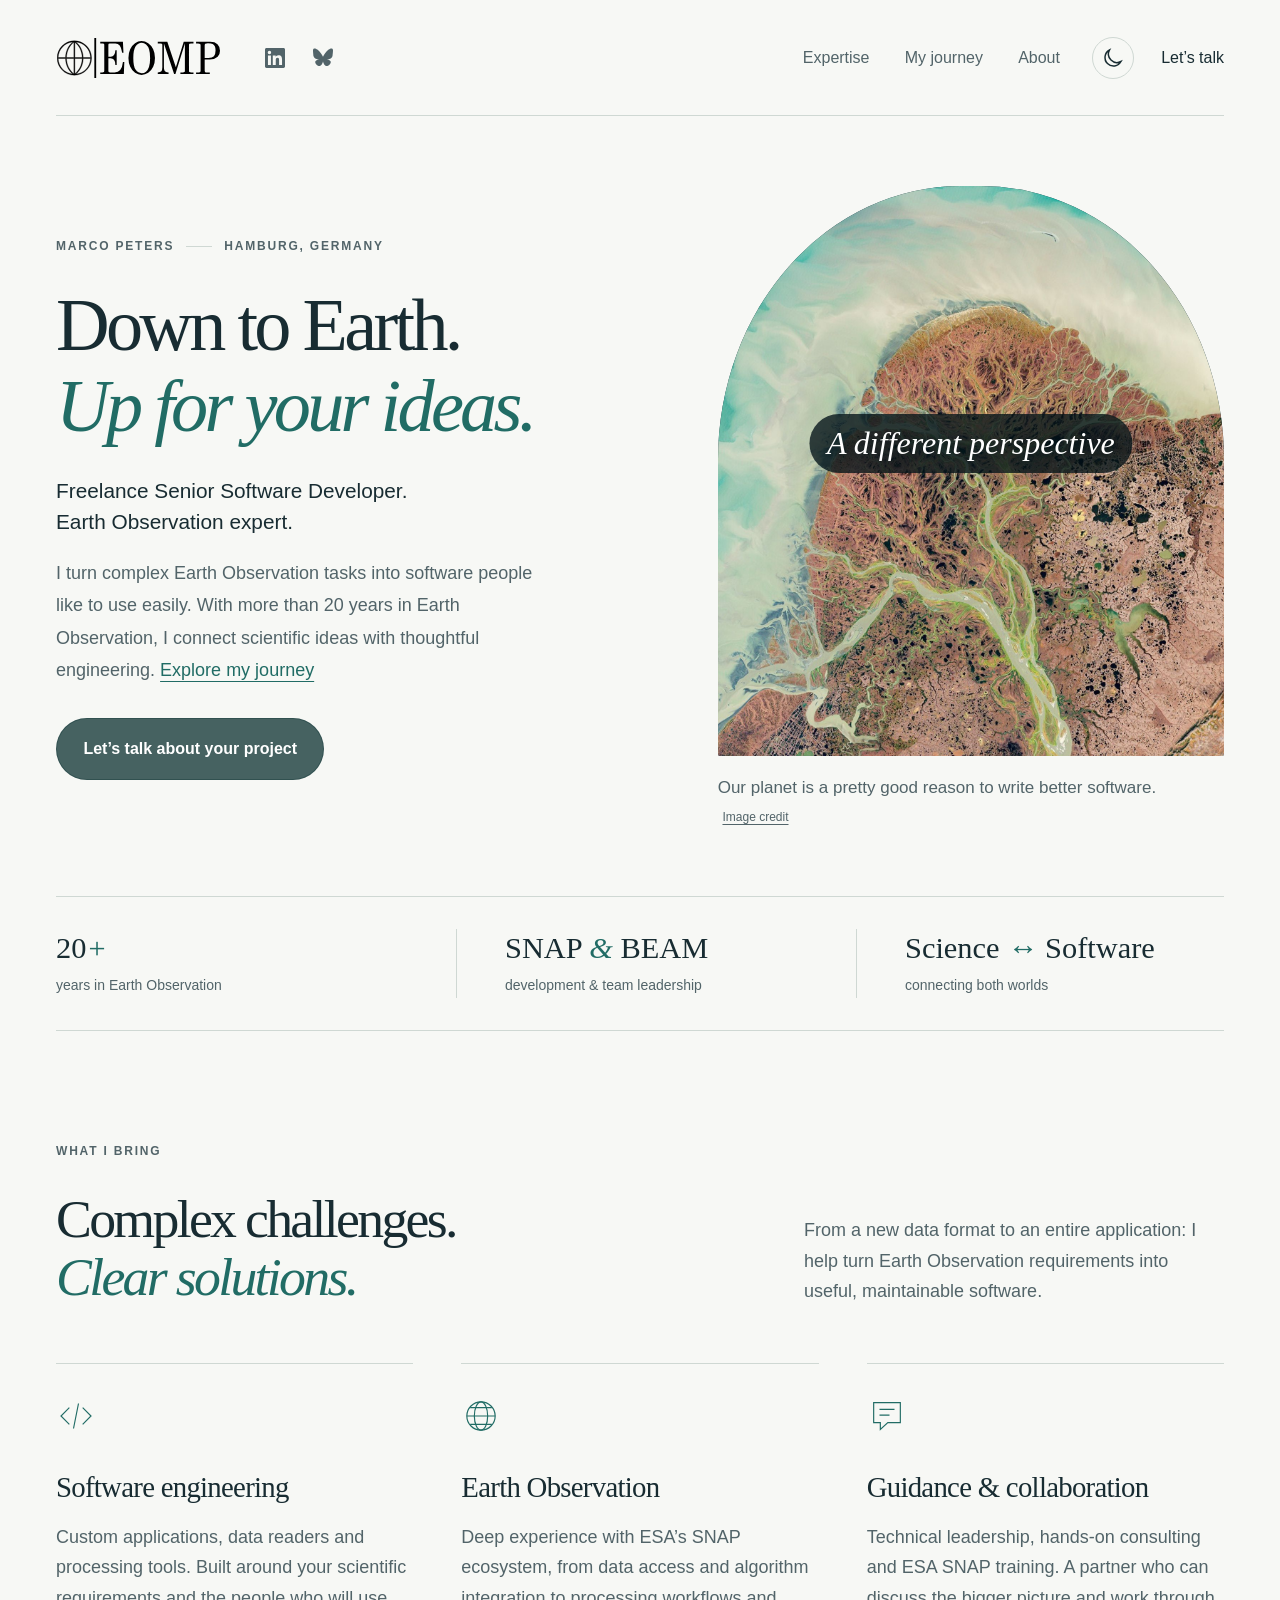
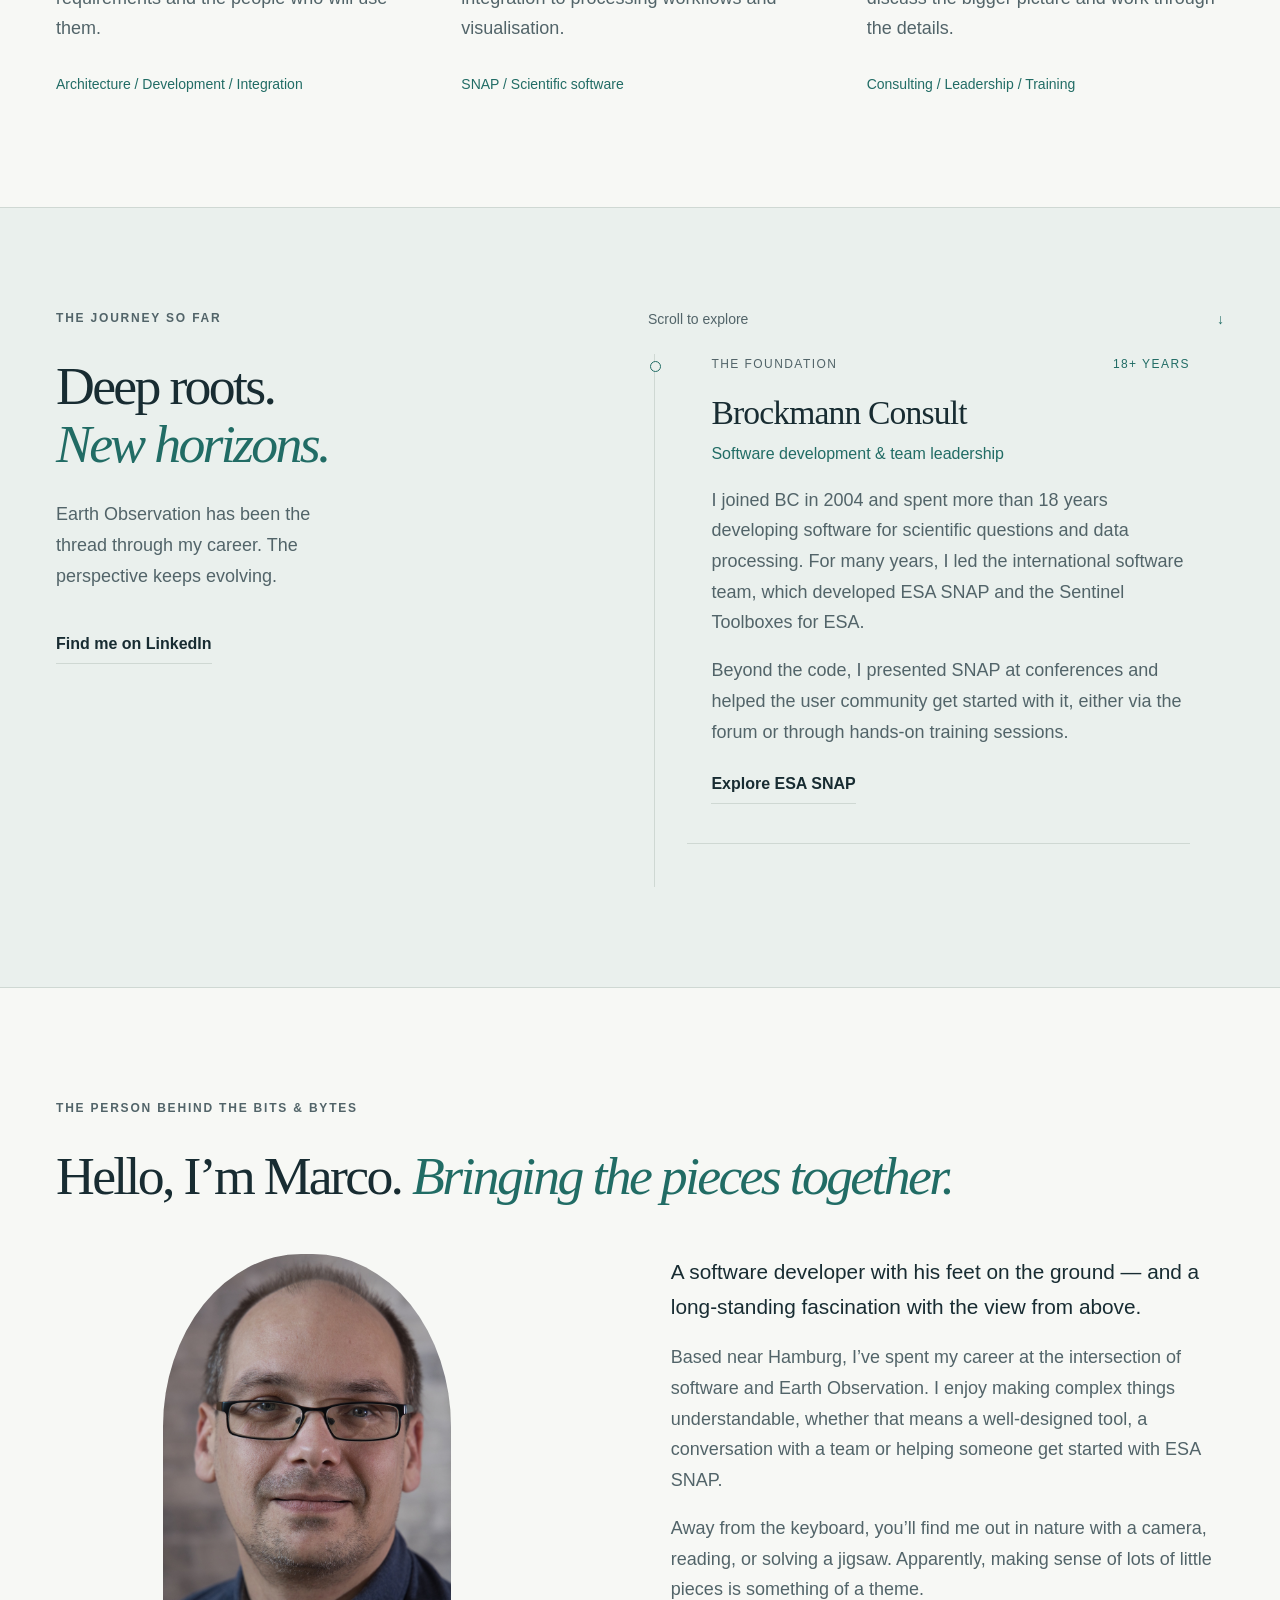
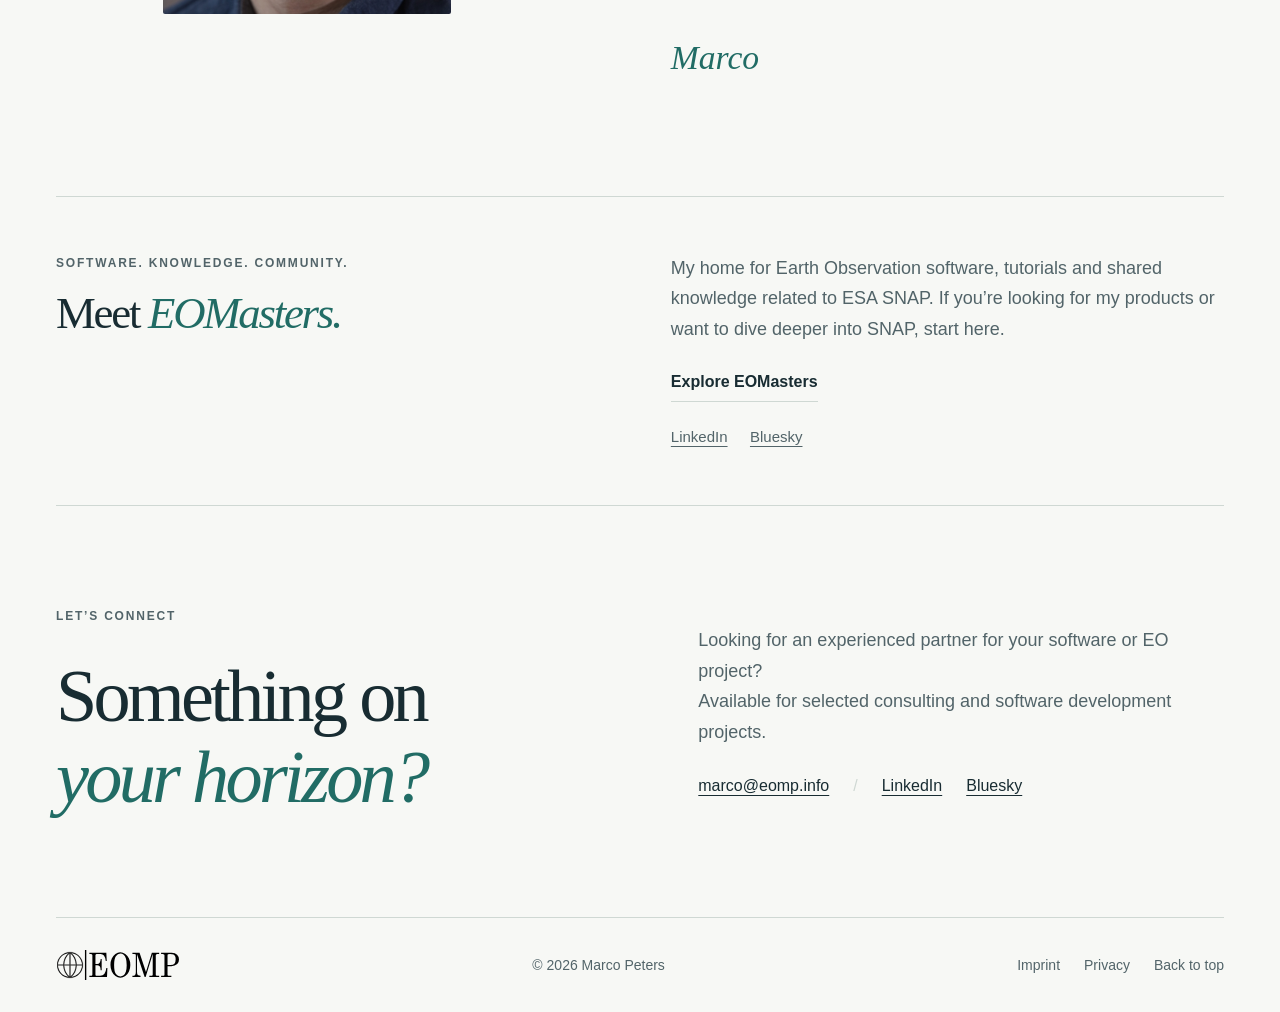
<file: index.html>
<!doctype html>
<html lang="en">
<head>
  <meta charset="utf-8">
  <meta name="viewport" content="width=device-width, initial-scale=1">
  <meta name="description"
        content="Marco Peters — freelance Senior Software Developer and Earth Observation expert. Over 20 years of experience, from ESA SNAP to independent consulting and software leadership at SATIFY.">
  <meta name="color-scheme" content="light dark">
  <meta name="theme-color" content="#101b20">
  <title>Marco Peters · Software & Earth Observation</title>
  <link rel="icon" href="assets/favicon.svg" type="image/svg+xml">
  <script src="theme.js"></script>
  <link rel="stylesheet" href="styles.css">
  <script src="main.js" defer></script>
  <link rel="canonical" href="https://eomp.info/">
</head>
<body>
<a class="skip-link" href="#main">Skip to content</a>
<header class="site-header wrap">
  <a class="brand" href="./" aria-label="EOMP — Marco Peters, home"><img src="assets/logo.svg" alt="EOMP" width="165"
                                                                         height="40"></a>
  <nav aria-label="Main navigation"><a href="#expertise">Expertise</a><a href="#journey">My journey</a><a href="#about">About</a>
  </nav>
  <div class="header-socials" role="group" aria-label="Social profiles">
    <a href="https://www.linkedin.com/in/marco-peters-4606b3296" aria-label="LinkedIn (opens in a new tab)" rel="noopener" target="_blank">
      <svg viewBox="0 0 24 24" fill="currentColor" aria-hidden="true" focusable="false"><path d="M20.447 20.452h-3.554v-5.569c0-1.328-.027-3.037-1.852-3.037-1.853 0-2.136 1.445-2.136 2.939v5.667H9.351V9h3.414v1.561h.046c.477-.9 1.637-1.85 3.37-1.85 3.601 0 4.267 2.37 4.267 5.455v6.286zM5.337 7.433a2.062 2.062 0 1 1 0-4.124 2.062 2.062 0 0 1 0 4.124zM7.119 20.452H3.555V9h3.564v11.452zM22.225 0H1.771C.792 0 0 .774 0 1.729v20.542C0 23.227.792 24 1.771 24h20.451C23.2 24 24 23.227 24 22.271V1.729C24 .774 23.2 0 22.222 0z"/></svg>
    </a>
    <a href="https://bsky.app/profile/eomp.info" aria-label="Bluesky (opens in a new tab)" rel="noopener" target="_blank">
      <svg viewBox="0 0 24 24" fill="currentColor" aria-hidden="true" focusable="false"><path d="M5.202 1.922C7.954 3.988 10.914 8.177 12 10.425c1.086-2.248 4.046-6.437 6.798-8.503C20.784.432 24-.72 24 2.95c0 .733-.42 6.164-.667 7.044-.856 3.064-3.978 3.845-6.755 3.372 4.854.827 6.089 3.566 3.422 6.305-5.065 5.202-7.28-1.305-7.848-2.972-.104-.306-.153-.449-.152-.327.001-.122-.048.021-.152.327-.568 1.667-2.783 8.174-7.848 2.972-2.667-2.739-1.432-5.478 3.422-6.305-2.777.473-5.899-.308-6.755-3.372C.42 9.114 0 3.683 0 2.95 0-.72 3.216.432 5.202 1.922z"/></svg>
    </a>
  </div>
  <div class="header-actions">
    <button class="theme-toggle" type="button" aria-label="Switch colour theme" hidden>
      <svg class="sun" viewBox="0 0 24 24" fill="none" stroke="currentColor" stroke-width="1.5" aria-hidden="true">
        <circle cx="12" cy="12" r="4"/>
        <path d="M12 2v2m0 16v2M2 12h2m16 0h2M5 5l1.5 1.5m11 11L19 19M5 19l1.5-1.5m11-11L19 5"/>
      </svg>
      <svg class="moon" viewBox="0 0 24 24" fill="none" stroke="currentColor" stroke-width="1.5" aria-hidden="true">
        <path d="M20 15.5A8.5 8.5 0 0 1 8.5 4 8.5 8.5 0 1 0 20 15.5Z"/>
      </svg>
    </button>
    <a class="header-contact" href="#contact">Let’s talk</a></div>
</header>
<main id="main">
  <section class="hero wrap" aria-labelledby="hero-title">
    <div class="hero-copy">
      <p class="eyebrow">Marco Peters <span class="eyebrow-rule"></span> Hamburg, Germany</p>
      <h1 id="hero-title">Down to Earth.<br><em>Up for your ideas.</em></h1>
      <p class="hero-role">Freelance Senior Software Developer.<br>Earth Observation expert.</p>
      <p class="hero-intro">I turn complex Earth Observation tasks into software people like to use easily. With more than 20 years in Earth
        Observation, I connect scientific ideas with thoughtful engineering. <a class="journey-link" href="#journey">Explore my journey</a></p>
      <div class="hero-actions"><a class="button primary" href="#contact">Let’s talk about your project</a></div>
    </div>
    <figure class="earth-figure">
      <div class="earth-image">
        <img src="assets/yukon.jpg"
             alt="Landsat 7 view of the Yukon Delta in Alaska: branching rivers, coastal wetlands and turquoise water"
             width="1600" height="1600" fetchpriority="high">
        <span class="image-kicker">A different perspective</span>
      </div>
      <figcaption><span>Our planet is a pretty good reason to write better software.</span> <a href="imprint.html#credits" aria-label="Satellite image source and credit">Image credit</a></figcaption>
    </figure>
  </section>
  <div class="credentials wrap" aria-label="Experience at a glance">
    <div><strong>20<span class="amp">+</span></strong><span>years in Earth Observation</span></div>
    <div><strong>SNAP <span class="amp">&</span> BEAM</strong><span>development & team leadership</span></div>
    <div><strong>Science <span class="amp">↔</span> Software</strong><span>connecting both worlds</span></div>
  </div>
  <section class="section wrap" id="expertise" aria-labelledby="expertise-title">
    <div class="section-heading"><p class="eyebrow">What I bring</p>
      <h2 id="expertise-title">Complex challenges.<br><em>Clear solutions.</em></h2>
      <p>From a new data format to an entire application: I help turn Earth Observation requirements into useful,
        maintainable software.</p></div>
    <div class="expertise-grid">
      <article class="expertise-item">
        <svg viewBox="0 0 48 48" fill="none" stroke="currentColor" stroke-width="1.4" aria-hidden="true">
          <path d="m16 14-10 10 10 10m16-20 10 10-10 10M27 9l-6 30"/>
        </svg>
        <h3>Software engineering</h3>
        <p>Custom applications, data readers and processing tools. Built around your scientific requirements and the
          people who will use them.</p>
        <p class="expertise-tags">Architecture / Development / Integration</p></article>
      <article class="expertise-item">
        <svg viewBox="0 0 48 48" fill="none" stroke="currentColor" stroke-width="1.4" aria-hidden="true">
          <circle cx="24" cy="24" r="17"/>
          <ellipse cx="24" cy="24" rx="8" ry="17"/>
          <path d="M7 24h34M11 14h26M11 34h26"/>
        </svg>
        <h3>Earth Observation</h3>
        <p>Deep experience with ESA’s SNAP ecosystem, from data access and algorithm integration to processing workflows
          and visualisation.</p>
        <p class="expertise-tags">SNAP / Scientific software</p></article>
      <article class="expertise-item">
        <svg viewBox="0 0 48 48" fill="none" stroke="currentColor" stroke-width="1.4" aria-hidden="true">
          <path d="M8 8h32v24H25l-9 8v-8H8ZM15 16h18M15 23h12"/>
        </svg>
        <h3>Guidance & collaboration</h3>
        <p>Technical leadership, hands-on consulting and ESA SNAP training. A partner who can discuss the bigger picture and
          work through the details.</p>
        <p class="expertise-tags">Consulting / Leadership / Training</p></article>
    </div>
  </section>
  <section class="journey-section" id="journey" aria-labelledby="journey-title">
    <div class="wrap journey-layout">
      <div class="journey-intro"><p class="eyebrow">The journey so far</p>
        <h2 id="journey-title">Deep roots.<br><em>New horizons.</em></h2>
        <p>Earth Observation has been the thread through my career. The perspective keeps evolving.</p><a
            class="text-link" href="https://www.linkedin.com/in/marco-peters-4606b3296" rel="noopener" target="_blank">Find me on LinkedIn<span class="visually-hidden"> (opens in a new tab)</span></a></div>
      <div class="journey-history">
          <p class="timeline-scroll-hint" aria-hidden="true">Scroll to explore <span>↓</span></p>
          <div class="timeline-scroll" tabindex="0" role="region" aria-label="Career history">
        <div class="timeline">
        <article class="timeline-item"><p class="timeline-label">The foundation <span>18+ years</span></p>
          <h3>Brockmann Consult</h3>
          <p class="timeline-role">Software development & team leadership</p>
          <p>I joined BC in 2004 and spent more than 18 years developing software for scientific questions and data
            processing. For many years, I led the international software team, which developed ESA SNAP and the Sentinel Toolboxes for ESA.</p>
          <p>Beyond the code, I presented SNAP at conferences and helped the user community get started with it, either via the forum or through hands-on training sessions.</p><a
              class="text-link" href="https://step.esa.int/main/toolboxes/snap/" rel="noopener" target="_blank">Explore ESA SNAP<span class="visually-hidden"> (opens in a new tab)</span></a></article>
        <article class="timeline-item"><p class="timeline-label">The independent chapter <span>3 years full-time</span></p>
          <h3>Freelance & EOMasters</h3>
          <p class="timeline-role">Independent developer & EO consultant</p>
          <p>As a full-time freelancer, I advised companies and supported their software development. I also developed
            the EOMasters Toolbox, turning scientific EO knowledge into tools for the wider community.</p><a class="text-link"
                                                                   href="https://www.eomasters.org/eom-software/service" rel="noopener" target="_blank">Discover
            my consulting work<span class="visually-hidden"> (opens in a new tab)</span></a></article>
        <article class="timeline-item current"><p class="timeline-label">The latest chapter <span>Now</span></p>
          <h3>SATIFY</h3>
          <p class="timeline-role">Software Lead</p>
          <p>As Software Lead at SATIFY, I work on deep learning-assisted labelling of satellite data. My focus is on AI
            and scaling the processing behind it — bringing established engineering experience to new challenges in a
            start-up.</p>
          <p>Alongside my role at SATIFY, I remain available for selected consulting and software development projects.</p></article>
      </div>
          </div>
        </div>
    </div>
  </section>
  <section class="section wrap about-layout" id="about" aria-labelledby="about-title">
    <div class="about-heading"><p class="eyebrow">The person behind the bits & bytes</p>
      <h2 id="about-title">Hello, I’m Marco. <em>Bringing the pieces together.</em></h2></div>
    <figure class="about-portrait">
      <img src="assets/marco-peters.jpg" alt="Marco Peters" width="834" height="1243" loading="lazy" decoding="async">
    </figure>
    <div class="about-copy"><p class="lead">A software developer with his feet on the ground — and a long-standing
      fascination with the view from above.</p>
      <p>Based near Hamburg, I’ve spent my career at the intersection of software and Earth Observation. I enjoy making
        complex things understandable, whether that means a well-designed tool, a conversation with a team or helping
        someone get started with ESA SNAP.</p>
      <p>Away from the keyboard, you’ll find me out in nature with a camera, reading, or solving a jigsaw. Apparently,
        making sense of lots of little pieces is something of a theme.</p>
      <p class="signature">Marco</p></div>
  </section>
  <section class="eomasters-section wrap" aria-labelledby="eomasters-title">
    <div><p class="eyebrow">Software. Knowledge. Community.</p>
      <h2 id="eomasters-title">Meet <em>EOMasters.</em></h2></div>
    <div><p>My home for Earth Observation software, tutorials and shared knowledge related to ESA SNAP. If you’re looking for my products or
      want to dive deeper into SNAP, start here.</p><a class="text-link" href="https://www.eomasters.org/" rel="noopener" target="_blank">Explore
      EOMasters<span class="visually-hidden"> (opens in a new tab)</span></a>
      <div class="social-links" aria-label="Marco Peters social profiles"><a
          href="https://www.linkedin.com/in/marco-peters-4606b3296" rel="noopener" target="_blank">LinkedIn<span class="visually-hidden"> (opens in a new tab)</span></a><a
          href="https://bsky.app/profile/eomp.info" rel="noopener" target="_blank">Bluesky<span class="visually-hidden"> (opens in a new tab)</span></a></div>
    </div>
  </section>
  <section class="contact-section wrap" id="contact" aria-labelledby="contact-title">
    <div class="contact-heading"><p class="eyebrow">Let’s
    connect</p>
    <h2 id="contact-title">Something on<br><em>your horizon?</em></h2>
    </div>
    <div class="contact-content">
    <div class="contact-bottom"><p>Looking for an experienced partner for your software or EO project?<br>Available for selected consulting and software development projects.</p></div>
    <div class="contact-links"><a href="mailto:marco@eomp.info">marco@eomp.info</a><span aria-hidden="true">/</span><a
        href="https://www.linkedin.com/in/marco-peters-4606b3296" rel="noopener" target="_blank">LinkedIn<span class="visually-hidden"> (opens in a new tab)</span></a><a
        href="https://bsky.app/profile/eomp.info" rel="noopener" target="_blank">Bluesky<span class="visually-hidden"> (opens in a new tab)</span></a></div>
    </div>
  </section>
</main>
<footer class="site-footer wrap"><a class="brand" href="./" aria-label="Back to home"><img src="assets/logo.svg"
                                                                                           alt="EOMP" width="124"
                                                                                           height="30"
                                                                                           loading="lazy"></a>
  <p>© <span data-year>2026</span> Marco Peters</p>
  <div><a href="imprint.html">Imprint</a><a href="privacy.html">Privacy</a><a href="#main" aria-label="Back to top">Back
    to top</a></div>
</footer>
</body>
</html>
</file>
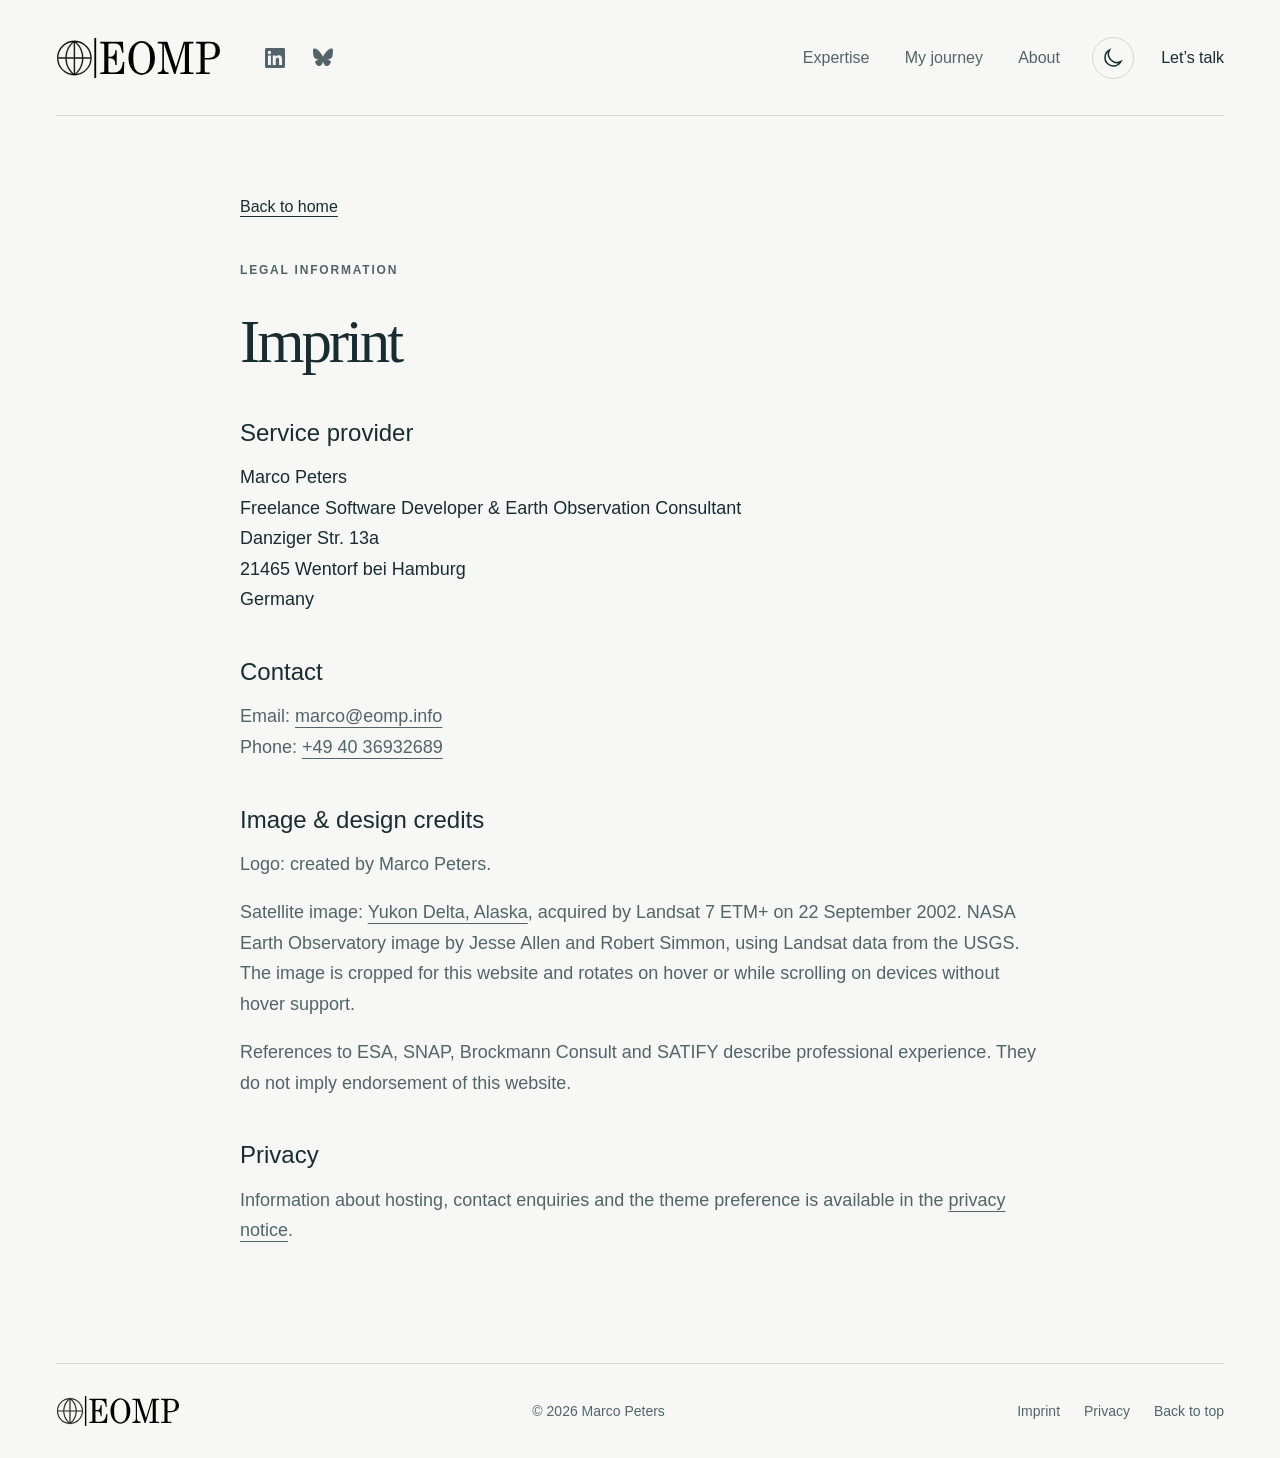
<file: imprint.html>
<!doctype html>
<html lang="en">
<head>
  <meta charset="utf-8">
  <meta name="viewport" content="width=device-width, initial-scale=1">
  <meta name="description"
        content="Legal notice and image credits for Marco Peters, freelance software developer and Earth Observation expert.">
  <meta name="color-scheme" content="light dark">
  <meta name="theme-color" content="#101b20">
  <title>Imprint · Marco Peters</title>
  <link rel="icon" href="assets/favicon.svg" type="image/svg+xml">
  <script src="theme.js"></script>
  <link rel="stylesheet" href="styles.css">
  <script src="main.js" defer></script>
  <link rel="canonical" href="https://eomp.info/imprint.html">
</head>
<body>
<a class="skip-link" href="#main">Skip to content</a>
<header class="site-header wrap"><a class="brand" href="./" aria-label="EOMP — Marco Peters, home"><img
    src="assets/logo.svg" alt="EOMP" width="165" height="40"></a>
  <nav aria-label="Main navigation"><a href="index.html#expertise">Expertise</a><a href="index.html#journey">My journey</a><a
      href="index.html#about">About</a></nav>
  <div class="header-socials" role="group" aria-label="Social profiles">
    <a href="https://www.linkedin.com/in/marco-peters-4606b3296" aria-label="LinkedIn (opens in a new tab)" rel="noopener" target="_blank">
      <svg viewBox="0 0 24 24" fill="currentColor" aria-hidden="true" focusable="false"><path d="M20.447 20.452h-3.554v-5.569c0-1.328-.027-3.037-1.852-3.037-1.853 0-2.136 1.445-2.136 2.939v5.667H9.351V9h3.414v1.561h.046c.477-.9 1.637-1.85 3.37-1.85 3.601 0 4.267 2.37 4.267 5.455v6.286zM5.337 7.433a2.062 2.062 0 1 1 0-4.124 2.062 2.062 0 0 1 0 4.124zM7.119 20.452H3.555V9h3.564v11.452zM22.225 0H1.771C.792 0 0 .774 0 1.729v20.542C0 23.227.792 24 1.771 24h20.451C23.2 24 24 23.227 24 22.271V1.729C24 .774 23.2 0 22.222 0z"/></svg>
    </a>
    <a href="https://bsky.app/profile/eomp.info" aria-label="Bluesky (opens in a new tab)" rel="noopener" target="_blank">
      <svg viewBox="0 0 24 24" fill="currentColor" aria-hidden="true" focusable="false"><path d="M5.202 1.922C7.954 3.988 10.914 8.177 12 10.425c1.086-2.248 4.046-6.437 6.798-8.503C20.784.432 24-.72 24 2.95c0 .733-.42 6.164-.667 7.044-.856 3.064-3.978 3.845-6.755 3.372 4.854.827 6.089 3.566 3.422 6.305-5.065 5.202-7.28-1.305-7.848-2.972-.104-.306-.153-.449-.152-.327.001-.122-.048.021-.152.327-.568 1.667-2.783 8.174-7.848 2.972-2.667-2.739-1.432-5.478 3.422-6.305-2.777.473-5.899-.308-6.755-3.372C.42 9.114 0 3.683 0 2.95 0-.72 3.216.432 5.202 1.922z"/></svg>
    </a>
  </div>
  <div class="header-actions">
    <button class="theme-toggle" aria-label="Switch colour theme" type="button" hidden>
      <svg class="sun" viewBox="0 0 24 24" fill="none" stroke="currentColor" stroke-width="1.5" aria-hidden="true">
        <circle cx="12" cy="12" r="4"/>
        <path d="M12 2v2m0 16v2M2 12h2m16 0h2M5 5l1.5 1.5m11 11L19 19M5 19l1.5-1.5m11-11L19 5"/>
      </svg>
      <svg class="moon" viewBox="0 0 24 24" fill="none" stroke="currentColor" stroke-width="1.5" aria-hidden="true">
        <path d="M20 15.5A8.5 8.5 0 0 1 8.5 4 8.5 8.5 0 1 0 20 15.5Z"/>
      </svg>
    </button>
    <a class="header-contact" href="index.html#contact">Let’s talk</a></div>
</header>
<main class="legal wrap" id="main"><a class="back-link" href="./">Back to home</a>
  <p class="eyebrow">Legal information</p>
  <h1>Imprint</h1>

  <h2>Service provider</h2>
  <address>Marco Peters<br>Freelance Software Developer & Earth Observation Consultant<br>Danziger Str. 13a<br>21465
    Wentorf bei Hamburg<br>Germany
  </address>
  <h2>Contact</h2>
  <p>Email: <a href="mailto:marco@eomp.info">marco@eomp.info</a><br>Phone: <a href="tel:+494036932689">+49 40
    36932689</a></p>
  <h2 id="credits">Image & design credits</h2>
  <p>Logo: created by Marco Peters.</p>
  <p>Satellite image: <a href="https://science.nasa.gov/earth/earth-observatory/yukon-delta-alaska-72762/" rel="noopener" target="_blank">Yukon Delta,
    Alaska<span class="visually-hidden"> (opens in a new tab)</span></a>, acquired by Landsat 7 ETM+ on 22 September 2002. NASA Earth Observatory image by Jesse Allen and Robert
    Simmon, using Landsat data from the USGS. The image is cropped for this website and rotates on hover or while scrolling on devices without hover support.</p>
  <p>References to ESA, SNAP, Brockmann Consult and SATIFY describe professional experience. They do not imply
    endorsement of this website.</p>
  <h2>Privacy</h2>
  <p>Information about hosting, contact enquiries and the theme preference is available in the <a href="privacy.html">privacy
    notice</a>.</p></main>
<footer class="site-footer wrap"><a class="brand" href="./" aria-label="Back to home"><img src="assets/logo.svg"
                                                                                           alt="EOMP" width="124"
                                                                                           height="30"></a>
  <p>© <span data-year>2026</span> Marco Peters</p>
  <div><a href="imprint.html" aria-current="page">Imprint</a><a href="privacy.html">Privacy</a><a href="#main" aria-label="Back to top">Back to top</a></div>
</footer>
</body>
</html>
</file>
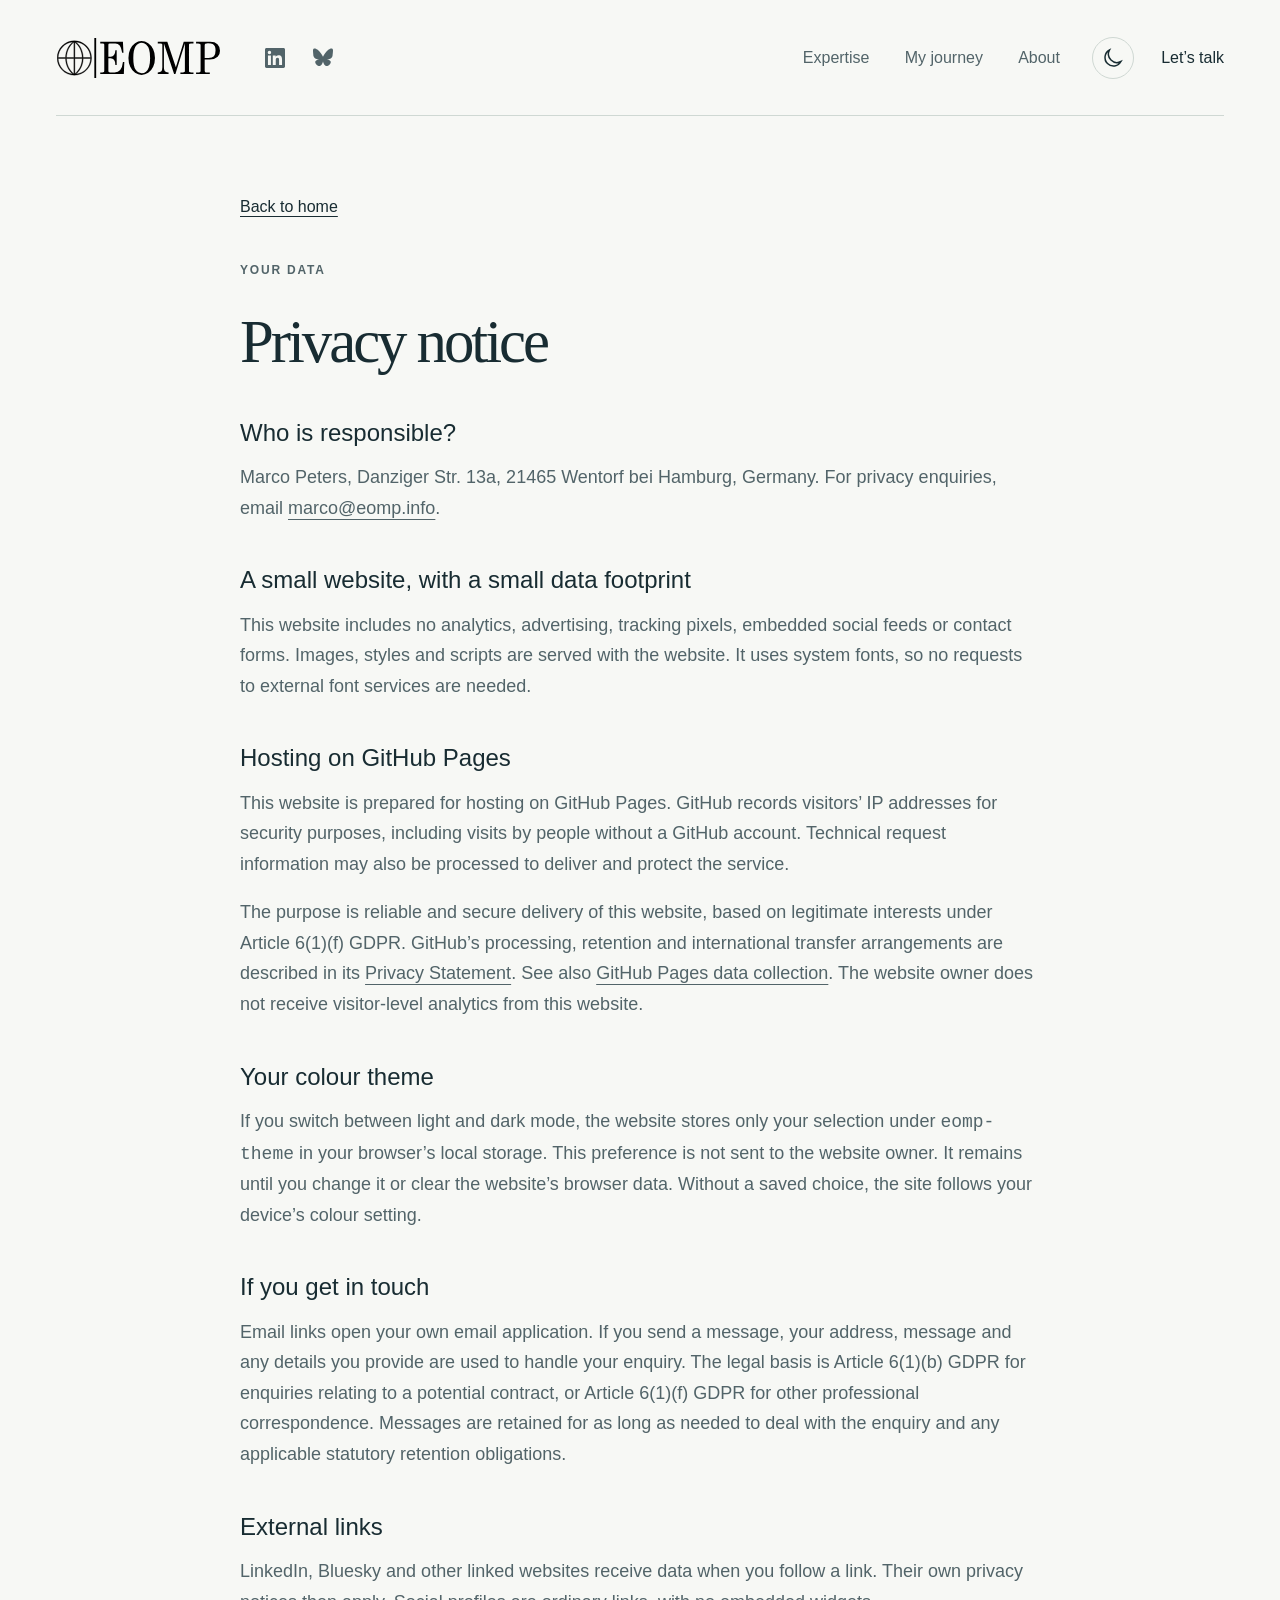
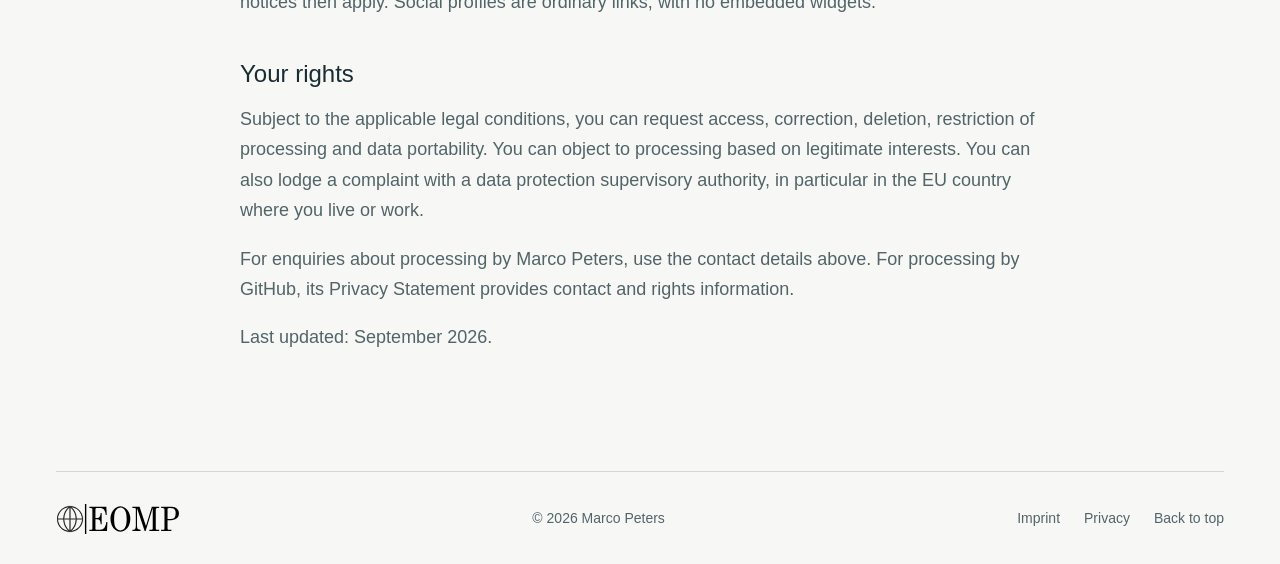
<file: privacy.html>
<!doctype html>
<html lang="en"><head><meta charset="utf-8"><meta name="viewport" content="width=device-width, initial-scale=1"><meta name="description" content="Privacy information for Marco Peters’ personal website: hosting, contact and locally saved colour theme preferences."><meta name="color-scheme" content="light dark"><meta name="theme-color" content="#101b20"><title>Privacy · Marco Peters</title><link rel="icon" href="assets/favicon.svg" type="image/svg+xml"><script src="theme.js"></script><link rel="stylesheet" href="styles.css"><script src="main.js" defer></script><link rel="canonical" href="https://eomp.info/privacy.html"></head><body>
<a class="skip-link" href="#main">Skip to content</a><header class="site-header wrap"><a class="brand" href="./" aria-label="EOMP — Marco Peters, home"><img src="assets/logo.svg" alt="EOMP" width="165" height="40"></a><nav aria-label="Main navigation"><a href="index.html#expertise">Expertise</a><a href="index.html#journey">My journey</a><a href="index.html#about">About</a></nav>
  <div class="header-socials" role="group" aria-label="Social profiles">
    <a href="https://www.linkedin.com/in/marco-peters-4606b3296" aria-label="LinkedIn (opens in a new tab)" rel="noopener" target="_blank">
      <svg viewBox="0 0 24 24" fill="currentColor" aria-hidden="true" focusable="false"><path d="M20.447 20.452h-3.554v-5.569c0-1.328-.027-3.037-1.852-3.037-1.853 0-2.136 1.445-2.136 2.939v5.667H9.351V9h3.414v1.561h.046c.477-.9 1.637-1.85 3.37-1.85 3.601 0 4.267 2.37 4.267 5.455v6.286zM5.337 7.433a2.062 2.062 0 1 1 0-4.124 2.062 2.062 0 0 1 0 4.124zM7.119 20.452H3.555V9h3.564v11.452zM22.225 0H1.771C.792 0 0 .774 0 1.729v20.542C0 23.227.792 24 1.771 24h20.451C23.2 24 24 23.227 24 22.271V1.729C24 .774 23.2 0 22.222 0z"/></svg>
    </a>
    <a href="https://bsky.app/profile/eomp.info" aria-label="Bluesky (opens in a new tab)" rel="noopener" target="_blank">
      <svg viewBox="0 0 24 24" fill="currentColor" aria-hidden="true" focusable="false"><path d="M5.202 1.922C7.954 3.988 10.914 8.177 12 10.425c1.086-2.248 4.046-6.437 6.798-8.503C20.784.432 24-.72 24 2.95c0 .733-.42 6.164-.667 7.044-.856 3.064-3.978 3.845-6.755 3.372 4.854.827 6.089 3.566 3.422 6.305-5.065 5.202-7.28-1.305-7.848-2.972-.104-.306-.153-.449-.152-.327.001-.122-.048.021-.152.327-.568 1.667-2.783 8.174-7.848 2.972-2.667-2.739-1.432-5.478 3.422-6.305-2.777.473-5.899-.308-6.755-3.372C.42 9.114 0 3.683 0 2.95 0-.72 3.216.432 5.202 1.922z"/></svg>
    </a>
  </div><div class="header-actions"><button class="theme-toggle" aria-label="Switch colour theme" type="button" hidden><svg class="sun" viewBox="0 0 24 24" fill="none" stroke="currentColor" stroke-width="1.5" aria-hidden="true"><circle cx="12" cy="12" r="4"/><path d="M12 2v2m0 16v2M2 12h2m16 0h2M5 5l1.5 1.5m11 11L19 19M5 19l1.5-1.5m11-11L19 5"/></svg><svg class="moon" viewBox="0 0 24 24" fill="none" stroke="currentColor" stroke-width="1.5" aria-hidden="true"><path d="M20 15.5A8.5 8.5 0 0 1 8.5 4 8.5 8.5 0 1 0 20 15.5Z"/></svg></button><a class="header-contact" href="index.html#contact">Let’s talk</a></div></header>
<main class="legal wrap" id="main"><a class="back-link" href="./">Back to home</a><p class="eyebrow">Your data</p><h1>Privacy notice</h1>
<h2>Who is responsible?</h2><p>Marco Peters, Danziger Str. 13a, 21465 Wentorf bei Hamburg, Germany. For privacy enquiries, email <a href="mailto:marco@eomp.info">marco@eomp.info</a>.</p>
<h2>A small website, with a small data footprint</h2><p>This website includes no analytics, advertising, tracking pixels, embedded social feeds or contact forms. Images, styles and scripts are served with the website. It uses system fonts, so no requests to external font services are needed.</p>
<h2>Hosting on GitHub Pages</h2><p>This website is prepared for hosting on GitHub Pages. GitHub records visitors’ IP addresses for security purposes, including visits by people without a GitHub account. Technical request information may also be processed to deliver and protect the service.</p><p>The purpose is reliable and secure delivery of this website, based on legitimate interests under Article 6(1)(f) GDPR. GitHub’s processing, retention and international transfer arrangements are described in its <a href="https://docs.github.com/en/site-policy/privacy-policies/github-general-privacy-statement" rel="noopener" target="_blank">Privacy Statement<span class="visually-hidden"> (opens in a new tab)</span></a>. See also <a href="https://docs.github.com/en/pages/getting-started-with-github-pages/what-is-github-pages#data-collection" rel="noopener" target="_blank">GitHub Pages data collection<span class="visually-hidden"> (opens in a new tab)</span></a>. The website owner does not receive visitor-level analytics from this website.</p>
<h2>Your colour theme</h2><p>If you switch between light and dark mode, the website stores only your selection under <code>eomp-theme</code> in your browser’s local storage. This preference is not sent to the website owner. It remains until you change it or clear the website’s browser data. Without a saved choice, the site follows your device’s colour setting.</p>
<h2>If you get in touch</h2><p>Email links open your own email application. If you send a message, your address, message and any details you provide are used to handle your enquiry. The legal basis is Article 6(1)(b) GDPR for enquiries relating to a potential contract, or Article 6(1)(f) GDPR for other professional correspondence. Messages are retained for as long as needed to deal with the enquiry and any applicable statutory retention obligations.</p>
<h2>External links</h2><p>LinkedIn, Bluesky and other linked websites receive data when you follow a link. Their own privacy notices then apply. Social profiles are ordinary links, with no embedded widgets.</p>
<h2>Your rights</h2><p>Subject to the applicable legal conditions, you can request access, correction, deletion, restriction of processing and data portability. You can object to processing based on legitimate interests. You can also lodge a complaint with a data protection supervisory authority, in particular in the EU country where you live or work.</p><p>For enquiries about processing by Marco Peters, use the contact details above. For processing by GitHub, its Privacy Statement provides contact and rights information.</p><p>Last updated: September 2026.</p></main>
<footer class="site-footer wrap"><a class="brand" href="./" aria-label="Back to home"><img src="assets/logo.svg" alt="EOMP" width="124" height="30"></a><p>© <span data-year>2026</span> Marco Peters</p><div><a href="imprint.html">Imprint</a><a href="privacy.html" aria-current="page">Privacy</a><a href="#main" aria-label="Back to top">Back to top</a></div></footer></body></html>
</file>
<file: styles.css>
:root {
  color-scheme: light;
  --bg: #f7f8f5;
  --surface: #eaf0ed;
  --ink: #182c32;
  --muted: #526469;
  --accent: #216c65;
  --line: #cfd8d3;
  --button: #193d3d;
  --button-ink: #fff;
  --logo-filter: none;
  --serif: Georgia, 'Times New Roman';
  --sans: 'Segoe UI', Arial
}

:root[data-theme=dark] {
  color-scheme: dark;
  --bg: #101b20;
  --surface: #15262b;
  --ink: #edf1e9;
  --muted: #adbfbe;
  --accent: #9dcbb6;
  --line: #304348;
  --button: #b4d8c5;
  --button-ink: #132a2b;
  --logo-filter: invert(1)
}

@media (prefers-color-scheme: dark) {
  :root:not([data-theme]) {
    color-scheme: dark;
    --bg: #101b20;
    --surface: #15262b;
    --ink: #edf1e9;
    --muted: #adbfbe;
    --accent: #9dcbb6;
    --line: #304348;
    --button: #b4d8c5;
    --button-ink: #132a2b;
    --logo-filter: invert(1)
  }
}

* {
  box-sizing: border-box
}

html {
  scroll-behavior: smooth;
  scroll-padding-top: 2rem
}

body {
  margin: 0;
  background: var(--bg);
  color: var(--ink);
  font-family: var(--sans), sans-serif;
  font-size: 1.125rem;
  line-height: 1.7;
  -webkit-font-smoothing: antialiased
}

::selection {
  background: var(--accent);
  color: var(--bg)
}

a {
  color: inherit;
  text-underline-offset: .28em
}

a, button {
  -webkit-tap-highlight-color: transparent
}

a:hover {
  color: var(--accent)
}

button {
  font: inherit
}

a:focus-visible, button:focus-visible {
  outline: 2px solid var(--accent);
  outline-offset: 6px
}

img {
  display: block;
  max-width: 100%
}

svg {
  width: 24px;
  height: 24px
}

p {
  margin: 0 0 1.1rem
}

h1, h2, h3 {
  margin: 0;
  font-weight: 400
}

h1, h2 {
  font-family: var(--serif), serif;
  letter-spacing: -.05em;
  line-height: 1.09
}

h1 {
  font-size: clamp(3.3rem, 5.8vw, 5.5rem)
}

h2 {
  font-size: clamp(2.7rem, 4.2vw, 4rem)
}

em {
  font-weight: 400;
  color: var(--accent)
}

h3 {
  font-family: var(--serif), serif;
  font-size: 1.8rem;
  line-height: 1.25;
  letter-spacing: -.025em
}

.wrap {
  width: min(1280px, calc(100% - 112px));
  margin-inline: auto
}

.visually-hidden {
  position: absolute;
  width: 1px;
  height: 1px;
  padding: 0;
  margin: -1px;
  overflow: hidden;
  clip-path: inset(50%);
  white-space: nowrap;
  border: 0
}

.skip-link {
  position: fixed;
  top: -100px;
  left: 1rem;
  background: var(--bg);
  padding: 1rem;
  z-index: 10
}

.skip-link:focus {
  top: 1rem
}

.site-header {
  min-height: 116px;
  display: grid;
  grid-template-columns: auto auto 1fr auto;
  grid-template-areas: "brand socials navigation actions";
  align-items: center;
  justify-content: space-between;
  column-gap: 2rem;
  padding-block: 20px;
  border-bottom: 1px solid var(--line)
}

.site-header > .brand {
  grid-area: brand
}

.brand {
  flex-shrink: 0
}

.brand img {
  filter: var(--logo-filter);
  object-fit: contain
}

.site-header nav {
  grid-area: navigation;
  display: flex;
  gap: 2.2rem;
  margin-left: auto;
  margin-right: 0
}

.site-header a {
  text-decoration: none;
  font-size: 1rem
}

.site-header nav a {
  color: var(--muted)
}

.site-header nav a:hover {
  color: var(--accent)
}

.header-actions {
  grid-area: actions;
  display: flex;
  align-items: center;
  gap: 1.7rem
}

.header-socials {
  grid-area: socials;
  justify-self: end;
  display: flex;
  align-items: center;
  gap: .25rem;
  flex-shrink: 0
}

.header-socials a {
  display: grid;
  place-items: center;
  width: 44px;
  height: 44px;
  color: var(--muted);
  border-radius: 50%
}

.header-socials a:hover {
  color: var(--accent);
  background: var(--surface)
}

.header-socials svg {
  width: 20px;
  height: 20px
}

.theme-toggle {
  display: grid;
  place-items: center;
  width: 42px;
  height: 42px;
  border: 1px solid var(--line);
  border-radius: 50%;
  background: transparent;
  color: var(--ink);
  cursor: pointer
}

.theme-toggle[hidden] {
  display: none
}

.theme-toggle:hover {
  background: var(--surface)
}

.theme-toggle .sun {
  display: none
}

[data-theme=dark] .theme-toggle .sun {
  display: block
}

[data-theme=dark] .theme-toggle .moon {
  display: none
}

.header-contact span {
  margin-left: .6rem
}

.hero {
  padding-top: 70px;
  padding-bottom: 66px;
  display: grid;
  grid-template-columns:1.18fr 1fr;
  gap: 5.5%;
  align-items: center
}

.eyebrow {
  text-transform: uppercase;
  letter-spacing: .15em;
  font-size: .75rem;
  font-weight: 600;
  color: var(--muted);
  margin-bottom: 1.8rem;
  display: flex;
  align-items: center;
  gap: .75rem
}

.eyebrow-rule {
  width: 26px;
  height: 1px;
  background: var(--line)
}

.hero h1 {
  margin-bottom: 1.75rem
}

.hero-role {
  font-size: 1.3rem;
  line-height: 1.5;
  margin-bottom: 1.2rem
}

.hero-intro {
  color: var(--muted);
  max-width: 480px;
  line-height: 1.8
}

.journey-link {
  color: var(--accent);
  white-space: nowrap;
  text-decoration-thickness: 1px;
}

.hero-actions {
  display: flex;
  align-items: center;
  gap: 1.5rem;
  flex-wrap: wrap;
  margin-top: 2rem
}

.button {
  display: inline-flex;
  justify-content: center;
  align-items: center;
  gap: 1.5rem;
  padding: 1rem 1.65rem;
  border-radius: 999px;
  text-decoration: none;
  font-size: 1rem;
  font-weight: 600;
  min-height: 50px;
  transition: transform .2s, background .2s
}

.primary {
  background: var(--button);
  background: color-mix(in srgb, var(--button) 80%, transparent);
  color: var(--button-ink);
  border: 1px solid color-mix(in srgb, var(--button) 45%, transparent)
}

.primary:hover {
  background: color-mix(in srgb, var(--button) 95%, transparent);
  color: var(--button-ink);
  transform: translateY(-2px)
}

.text-link {
  display: inline-flex;
  gap: 1rem;
  align-items: center;
  font-size: 1rem;
  font-weight: 600;
  text-decoration: none;
  padding-block: .35rem;
  border-bottom: 1px solid var(--line)
}

.text-link:hover {
  border-color: var(--accent)
}

.hero-footnote {
  font-family: var(--serif), serif;
  font-style: italic;
  color: var(--muted);
  font-size: 1.0625rem;
  margin-top: 2rem;
  margin-bottom: 0
}

.earth-figure {
  margin: 0;
  position: relative
}

.earth-image {
  position: relative;
  isolation: isolate;
  height: 570px;
  overflow: hidden;
  border-radius: 48% 48% 2px 2px;
  background: #143139;
  color: #fff
}

.earth-image > img {
  position: absolute;
  inset: 0;
  width: 100%;
  height: 100%;
  object-fit: cover;
  z-index: -2;
  transform-origin: center
}

.image-kicker {
  position: absolute;
  top: 40%;
  left: 50%;
  transform: translateX(-50%);
  width: max-content;
  max-width: calc(100% - 2rem);
  padding: .65rem 1.1rem;
  border-radius: 999px;
  text-align: center;
  font-family: var(--serif), serif;
  font-style: italic;
  font-size: clamp(1.65rem, 2.5vw, 2.35rem);
  line-height: 1.2;
  text-shadow: 0 2px 10px #00181d;
  background: rgba(4, 20, 25, .78)
}

.earth-figure figcaption {
  font-size: 1.0625rem;
  line-height: 1.65;
  color: var(--muted);
  margin-top: 1.1rem
}

.earth-figure figcaption a {
  font-size: .75rem;
  white-space: nowrap;
  margin-left: .3rem
}

.credentials {
  display: grid;
  grid-template-columns:1fr 1fr 1fr;
  border-top: 1px solid var(--line);
  border-bottom: 1px solid var(--line);
  padding: 2rem 0;
  gap: 2rem
}

.credentials > div {
  display: flex;
  flex-direction: column;
  gap: .35rem
}

.credentials > div + div {
  border-left: 1px solid var(--line);
  padding-left: 3rem
}

.credentials strong {
  font-family: var(--serif), serif;
  font-weight: 400;
  font-size: 1.9rem;
  line-height: 1.3
}

.credentials span:not(.amp) {
  font-size: .875rem;
  color: var(--muted)
}

.amp {
  color: var(--accent);
  font-style: italic
}

.section {
  padding-block: 110px
}

.section-heading {
  display: grid;
  grid-template-columns:1fr 1fr;
  column-gap: 6rem;
  align-items: end
}

.section-heading > .eyebrow {
  grid-column: 1/-1
}

.section-heading > p:last-child {
  max-width: 420px;
  color: var(--muted);
  margin-bottom: 0;
  justify-self: end
}

.expertise-grid {
  display: grid;
  grid-template-columns:repeat(3, 1fr);
  gap: 3rem;
  margin-top: 3.5rem
}

.expertise-item {
  position: relative;
  padding-top: 2rem;
  border-top: 1px solid var(--line)
}

.expertise-item svg {
  height: 40px;
  width: 40px;
  color: var(--accent);
  margin-bottom: 1.5rem
}

.expertise-item h3 {
  margin-bottom: 1rem
}

.expertise-item p {
  color: var(--muted);
  font-size: 1.125rem
}

.expertise-item .expertise-tags {
  font-size: .875rem;
  padding-top: .7rem;
  margin-bottom: 0;
  color: var(--accent)
}

.journey-section {
  background: var(--surface);
  padding-block: 100px;
  border-block: 1px solid var(--line)
}

.journey-layout {
  display: grid;
  grid-template-columns:1fr 1.2fr;
  gap: 7rem
}

.journey-intro > p:not(.eyebrow) {
  color: var(--muted);
  max-width: 310px;
  margin-top: 1.6rem
}

.journey-intro > .text-link {
  margin-top: 1rem
}

.journey-history {
  min-width: 0
}

.timeline-scroll-hint {
  display: flex;
  justify-content: space-between;
  align-items: center;
  margin: 0 0 1rem;
  color: var(--muted);
  font-size: .875rem
}

.timeline-scroll-hint span {
  color: var(--accent)
}

.timeline-scroll {
  max-height: clamp(24rem, 60svh, 36rem);
  overflow-y: auto;
  scrollbar-gutter: stable;
  scrollbar-width: thin;
  scrollbar-color: var(--accent) var(--line);
  padding: .4rem 1.5rem .4rem .4rem
}

.timeline-scroll:focus-visible {
  outline: 2px solid var(--accent);
  outline-offset: 5px;
  border-radius: 2px
}

.timeline-scroll::-webkit-scrollbar {
  width: 10px
}

.timeline-scroll::-webkit-scrollbar-track {
  background: var(--line);
  border-radius: 999px
}

.timeline-scroll::-webkit-scrollbar-thumb {
  background: var(--accent);
  border: 2px solid var(--line);
  border-radius: 999px
}

.timeline {
  padding-left: 2rem;
  border-left: 1px solid var(--line)
}

.timeline-item {
  position: relative;
  padding: 0 0 2.4rem 1.5rem;
  margin-bottom: 2.4rem;
  border-bottom: 1px solid var(--line)
}

.timeline-item:before {
  content: '';
  position: absolute;
  left: calc(-2rem - 5px);
  top: .45rem;
  width: 9px;
  height: 9px;
  background: var(--surface);
  border: 1px solid var(--accent);
  border-radius: 50%
}

.timeline-item.current:before {
  background: var(--accent)
}

.timeline-item:last-child {
  padding-bottom: 0;
  margin-bottom: 0;
  border: 0
}

.timeline-label {
  display: flex;
  justify-content: space-between;
  gap: 1rem;
  text-transform: uppercase;
  font-size: .75rem;
  letter-spacing: .12em;
  color: var(--muted)
}

.timeline-label span {
  color: var(--accent)
}

.timeline-item h3 {
  font-size: 2.1rem
}

.timeline-role {
  color: var(--accent);
  font-size: 1rem;
  margin-top: .4rem;
  margin-bottom: 1.1rem
}

.timeline-item > p:not([class]) {
  color: var(--muted);
  font-size: 1.125rem
}

.about-layout {
  display: grid;
  grid-template-columns:1fr 1.1fr;
  gap: 7rem;
  row-gap: 3rem
}

.about-heading {
  grid-column: 1 / -1;
  grid-row: 1
}

.about-portrait {
  margin: 0;
  width: min(90%, 288px);
  justify-self: center;
  grid-column: 1;
  grid-row: 2;
  align-self: start
}

.about-portrait img {
  width: 100%;
  height: auto;
  aspect-ratio: 4 / 5;
  object-fit: cover;
  object-position: center top;
  border-radius: 48% 48% 2px 2px
}

.about-copy {
  grid-column: 2;
  grid-row: 2;
  padding-top: 0;
  align-self: start
}

.about-copy > :last-child {
  margin-bottom: 0
}

.about-copy p {
  color: var(--muted)
}

.about-copy .lead {
  font-size: 1.3rem;
  color: var(--ink);
  line-height: 1.7
}

.about-copy .signature {
  font-family: var(--serif), serif;
  font-style: italic;
  font-size: 2.1rem;
  color: var(--accent);
  margin-top: 1.5rem
}

.eomasters-section {
  display: grid;
  grid-template-columns:1fr 1.1fr;
  gap: 7rem;
  border-block: 1px solid var(--line);
  padding-block: 3.5rem
}

.eomasters-section h2 {
  font-size: 2.8rem
}

.eomasters-section p:not(.eyebrow) {
  color: var(--muted)
}

.eomasters-section .eyebrow {
  margin-bottom: 1rem
}

.social-links {
  display: flex;
  gap: 1.4rem;
  margin-top: 1.4rem;
  flex-wrap: wrap
}

.social-links a {
  font-size: .9375rem;
  color: var(--muted)
}

.contact-section {
  display: grid;
  grid-template-columns: minmax(0, 1.1fr) minmax(0, 1fr);
  align-items: center;
  gap: clamp(2rem, 5vw, 5rem);
  padding-block: 100px
}

.contact-section h2 {
  font-size: clamp(3.2rem, 5.8vw, 5.5rem)
}

.contact-bottom {
  display: flex;
  flex-direction: column;
  align-items: flex-start;
  gap: 1.5rem;
  margin-top: 0
}

.contact-bottom p {
  color: var(--muted);
  margin: 0
}

.contact-links {
  display: flex;
  align-items: center;
  gap: 1.5rem;
  flex-wrap: wrap;
  font-size: 1rem;
  margin-top: 1.5rem
}

.contact-links > span {
  color: var(--line)
}

.site-footer {
  border-top: 1px solid var(--line);
  display: flex;
  align-items: center;
  justify-content: space-between;
  padding-block: 2rem;
  gap: 2rem
}

.site-footer p {
  font-size: .875rem;
  color: var(--muted);
  margin: 0
}

.site-footer > div {
  display: flex;
  gap: 1.5rem
}

.site-footer > div a {
  font-size: .875rem;
  color: var(--muted);
  text-decoration: none
}

.legal {
  max-width: 800px;
  padding-block: 75px 100px;
  min-height: 65vh
}

.legal h1 {
  font-size: 3.8rem;
  margin-bottom: 2rem
}

.legal h2 {
  font-family: var(--sans), sans-serif;
  font-size: 1.5rem;
  letter-spacing: 0;
  margin: 2.5rem 0 .8rem;
  line-height: 1.4
}

.legal p, .legal li {
  color: var(--muted)
}

.legal address {
  font-style: normal
}

.legal .back-link {
  display: inline-block;
  margin-bottom: 2.5rem;
  font-size: 1rem
}

.legal li {
  margin-bottom: .6rem
}

.legal a {
  overflow-wrap: anywhere
}

.legal .draft-note {
  padding: 1rem 1.2rem;
  border-left: 2px solid var(--accent);
  background: var(--surface);
  font-size: .9rem
}

@media (min-width: 1550px) {
  .hero {
    padding-top: 90px;
    padding-bottom: 85px
  }

  .earth-image {
    height: 620px
  }
}

@media (max-width: 1100px) {
  .wrap {
    width: calc(100% - 64px)
  }

  .hero {
    gap: 3rem
  }

  .earth-image {
    height: 530px
  }

  .hero-actions {
    gap: 1rem
  }

  .site-header {
    column-gap: 1rem
  }

  .header-actions {
    gap: 1rem
  }

  .site-header nav {
    gap: 1.5rem
  }

  .journey-layout, .about-layout, .eomasters-section {
    gap: 4rem
  }

  .expertise-grid {
    gap: 2rem
  }

  .credentials > div + div {
    padding-left: 2rem
  }

  .credentials strong {
    font-size: 1.6rem
  }

  .section-heading {
    gap: 2rem
  }
}

@media (max-width: 800px) {
  .wrap {
    width: calc(100% - 40px)
  }

  .site-header {
    min-height: 92px;
    display: flex;
    gap: 0 1rem;
    flex-wrap: wrap;
    padding-block: 20px 8px
  }

  .brand img {
    width: 140px;
    height: auto
  }

  .site-header nav {
    order: 3;
    width: 100%;
    justify-content: center;
    margin: 1rem 0 0;
    gap: 2rem
  }

  .header-actions {
    margin-left: auto;
    gap: 1rem
  }

  .header-socials {
    order: 4;
    width: 100%;
    justify-content: center;
    gap: 0
  }

  .header-socials svg {
    width: 16px;
    height: 16px
  }

  .hero {
    grid-template-columns:1fr;
    padding-top: 48px;
    gap: 3rem
  }

  .hero h1 {
    font-size: clamp(3.3rem, 9.7vw, 5.4rem)
  }

  .hero-intro {
    max-width: 550px
  }

  .earth-figure {
    max-width: 550px;
    width: 100%;
    justify-self: center
  }

  .earth-image {
    height: 540px
  }

  .hero-copy {
    max-width: 650px
  }

  .hero .eyebrow {
    font-size: .7rem;
    letter-spacing: .1em
  }

  .credentials {
    gap: 1rem
  }

  .credentials > div + div {
    padding-left: 1rem
  }

  .credentials strong {
    font-size: 1.25rem
  }

  .credentials span:not(.amp) {
    font-size: .875rem
  }

  .section {
    padding-block: 72px
  }

  .section-heading {
    grid-template-columns:1fr;
    gap: 1.5rem
  }

  .section-heading > .eyebrow {
    margin-bottom: 0
  }

  .section-heading > p:last-child {
    justify-self: start
  }

  .expertise-grid {
    grid-template-columns:1fr;
    gap: 2rem;
    margin-top: 2.5rem
  }

  .expertise-item {
    padding-left: 65px;
    padding-top: 1.5rem
  }

  .expertise-item svg {
    position: absolute;
    left: 0;
    top: 1.7rem
  }

  .expertise-item h3 {
    padding-right: 2rem
  }

  .journey-layout, .about-layout, .eomasters-section {
    grid-template-columns:1fr;
    gap: 3rem
  }

  .journey-section {
    padding-block: 72px
  }

  .journey-intro > p:not(.eyebrow) {
    max-width: 450px
  }

  .timeline-scroll-hint {
    display: none
  }

  .timeline-scroll {
    max-height: none;
    overflow: visible;
    padding: 0;
    scrollbar-gutter: auto
  }
  .timeline {
    margin-left: .4rem;
    padding-left: 1rem
  }

  .timeline-item {
    padding-left: 1rem
  }

  .timeline-item:before {
    left: calc(-1rem - 5px)
  }

  .about-heading, .about-portrait, .about-copy {
    grid-column: auto;
    grid-row: auto
  }

  .about-portrait {
    width: min(80%, 256px)
  }

  .about-copy {
    padding-top: 0
  }

  .eomasters-section {
    gap: 1.5rem
  }

  .contact-section {
    grid-template-columns: 1fr;
    gap: 2rem;
    padding-block: 72px
  }

  .contact-section h2 {
    font-size: clamp(3.5rem, 7vw, 6.3rem)
  }

  .contact-bottom {
    align-items: start;
    flex-direction: column
  }

  .site-footer {
    flex-wrap: wrap;
    gap: 1.3rem
  }

  .site-footer > div {
    width: 100%;
    justify-content: space-between
  }

  .site-footer .brand img {
    width: 110px
  }

  .legal h1 {
    font-size: 3rem
  }

  .legal {
    padding-top: 45px
  }
}

@media (max-width: 420px) {
  .earth-image {
    height: 450px
  }

  .hero h1 {
    font-size: 3.2rem
  }

  .hero .eyebrow {
    flex-wrap: wrap;
    gap: .5rem
  }

  .credentials {
    grid-template-columns:1fr;
    padding: 1.5rem 0;
    gap: 1rem
  }

  .credentials > div {
    flex-direction: row;
    justify-content: space-between;
    align-items: center;
    gap: 1rem
  }

  .credentials > div + div {
    border: 0;
    padding: 0
  }

  .credentials strong {
    font-size: 1.3rem
  }

  .credentials span:not(.amp) {
    text-align: right
  }

  .contact-links {
    gap: 1rem
  }

  .contact-links > a:first-child {
    width: 100%
  }

  .contact-links > span {
    display: none
  }

  .header-contact {
    font-size: .85rem
  }
}

.earth-image[data-rotation-mode=scroll] {
  max-height: calc(100svh - 96px)
}

@media (prefers-reduced-motion: reduce) {
  html {
    scroll-behavior: auto
  }

  *, *:before, *:after {
    transition: none !important;
    animation: none !important
  }
}

@media (max-width: 360px) {
  .site-header .brand img {
    width: 112px
  }

  .header-actions {
    gap: .5rem
  }

  .site-header {
    gap: 0 .75rem
  }

  .site-header nav {
    margin-top: .75rem
  }

  .header-contact {
    font-size: .8rem
  }

  .hero h1 {
    font-size: 2.65rem
  }

  .hero .eyebrow {
    font-size: .65rem;
    letter-spacing: .07em
  }

  .hero .eyebrow-rule {
    width: 12px
  }
}
</file>
